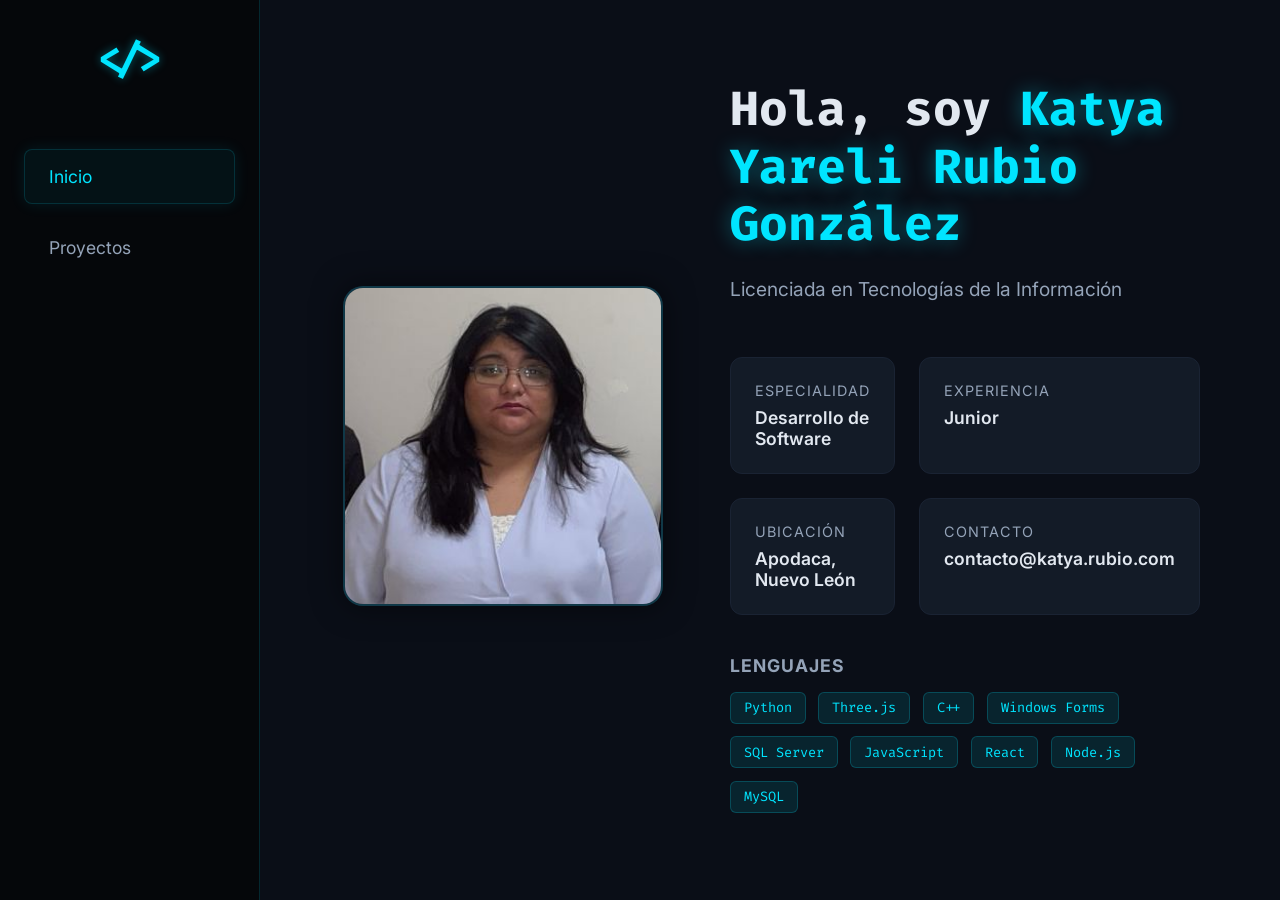
<file: index.html>
<!DOCTYPE html>
<html lang="es">

<head>
    <meta charset="UTF-8">
    <meta name="viewport" content="width=device-width, initial-scale=1.0">
    <title>Portafolio Personal</title>
    <link rel="stylesheet" href="styles.css">
    <link
        href="https://fonts.googleapis.com/css2?family=Fira+Code:wght@400;600&family=Inter:wght@300;400;600;700&display=swap"
        rel="stylesheet">
</head>

<body>
    <nav class="sidebar">
        <div class="logo">
            <span class="logo-text">&lt;/&gt;</span>
        </div>
        <ul class="nav-links">
            <li><a href="#about" class="active">Inicio</a></li>
            <li><a href="#projects">Proyectos</a></li>
        </ul>
    </nav>

    <main class="content">
        <section id="about" class="section active">
            <div class="about-container">
                <div class="photo-container">
                    <div class="profile-photo">
                        <img id="profileImage" src="fotos/Ilustración.png" alt="Perfil de Katya">
                    </div>
                </div>

                <div class="basic-info">
                    <h1>Hola, soy <span class="highlight">Katya Yareli Rubio González</span></h1>
                    <p class="subtitle">Licenciada en Tecnologías de la Información</p>

                    <div class="info-grid">
                        <div class="info-item">
                            <span class="label">Especialidad</span>
                            <span class="value">Desarrollo de Software</span>
                        </div>
                        <div class="info-item">
                            <span class="label">Experiencia</span>
                            <span class="value">Junior</span>
                        </div>
                        <div class="info-item">
                            <span class="label">Ubicación</span>
                            <span class="value">Apodaca, Nuevo León</span>
                        </div>
                        <div class="info-item">
                            <span class="label">Contacto</span>
                            <span class="value">contacto@katya.rubio.com</span>
                        </div>
                    </div>

                    <div class="skills-section">
                        <h2 class="skills-title">Lenguajes</h2>
                        <div class="tech-stack" id="autoSkills">
                            <!-- Los lenguajes se insertarán aquí dinámicamente -->
                        </div>
                    </div>
                </div>
            </div>
        </section>

        <section id="projects" class="section">
            <h2 class="section-title">Mis Proyectos</h2>
            <div class="projects-grid">
                <!-- Project 1 -->
                <article class="project-card">
                    <div class="project-content">
                        <h3>T-Note</h3>
                        <p>
                            Plataforma de aprendizaje con IA que convierte información en mapas interactivos 3D,
                            permitiendo explorar y conectar conocimiento de forma visual e inteligente.
                        </p>
                        <div class="project-gallery">
                            <img src="fotos/WhatsApp Image 2026-03-20 at 8.37.05 PM.jpeg" alt="Screenshot 1">
                        </div>
                        <div class="tech-stack">
                            <span class="tech-tag">Python</span>
                            <span class="tech-tag">Three.js</span>
                        </div>
                        <a href="proyecto-tnote.html" class="btn-details">Más detalles</a>
                    </div>
                </article>

                <!-- Project 2 -->
                <article class="project-card">
                    <div class="project-content">
                        <h3>Gestión de Citas Veterinarias</h3>
                        <p>
                            Aplicación de escritorio desarrollada en C++ con Windows Forms para la administración de
                            citas en una clínica veterinaria.
                            Permite registrar mascotas y propietarios, agendar consultas, llevar control de historiales
                            médicos y gestionar la disponibilidad de horarios.
                            Incluye validaciones para evitar conflictos de citas y mejorar la atención al cliente.
                        </p>

                        <div class="project-gallery">
                            <img src="fotos/CITAS.png" alt="Sistema de Citas Veterinarias">
                        </div>

                        <div class="tech-stack">
                            <span class="tech-tag">C++</span>
                            <span class="tech-tag">Windows Forms</span>
                            <span class="tech-tag">SQL Server</span>
                        </div>
                        <a href="proyecto-veterinaria.html" class="btn-details">Más detalles</a>
                    </div>
                </article>

                <!-- Project 3 -->
                <article class="project-card">
                    <div class="project-content">
                        <h3>ERP para Tortillería</h3>
                        <p>
                            Sistema integral diseñado para la gestión de una tortillería. Permite el control de
                            producción de masa y tortillas,
                            seguimiento de ventas en mostrador y rutas, gestión de proveedores y control de mermas e insumos.
                            Incluye reportes en tiempo real para la toma de decisiones.
                        </p>

                        <div class="project-gallery">
                            <img src="fotos/ERP.png" alt="ERP Tortillería">
                        </div>

                        <div class="tech-stack">
                            <span class="tech-tag">JavaScript</span>
                            <span class="tech-tag">React</span>
                            <span class="tech-tag">Node.js</span>
                            <span class="tech-tag">MySQL</span>
                        </div>
                        <a href="proyecto-tortilleria.html" class="btn-details">Más detalles</a>
                    </div>
                </article>
            </div>
        </section>
    </main>

    <script src="script.js"></script>
</body>

</html>
</file>
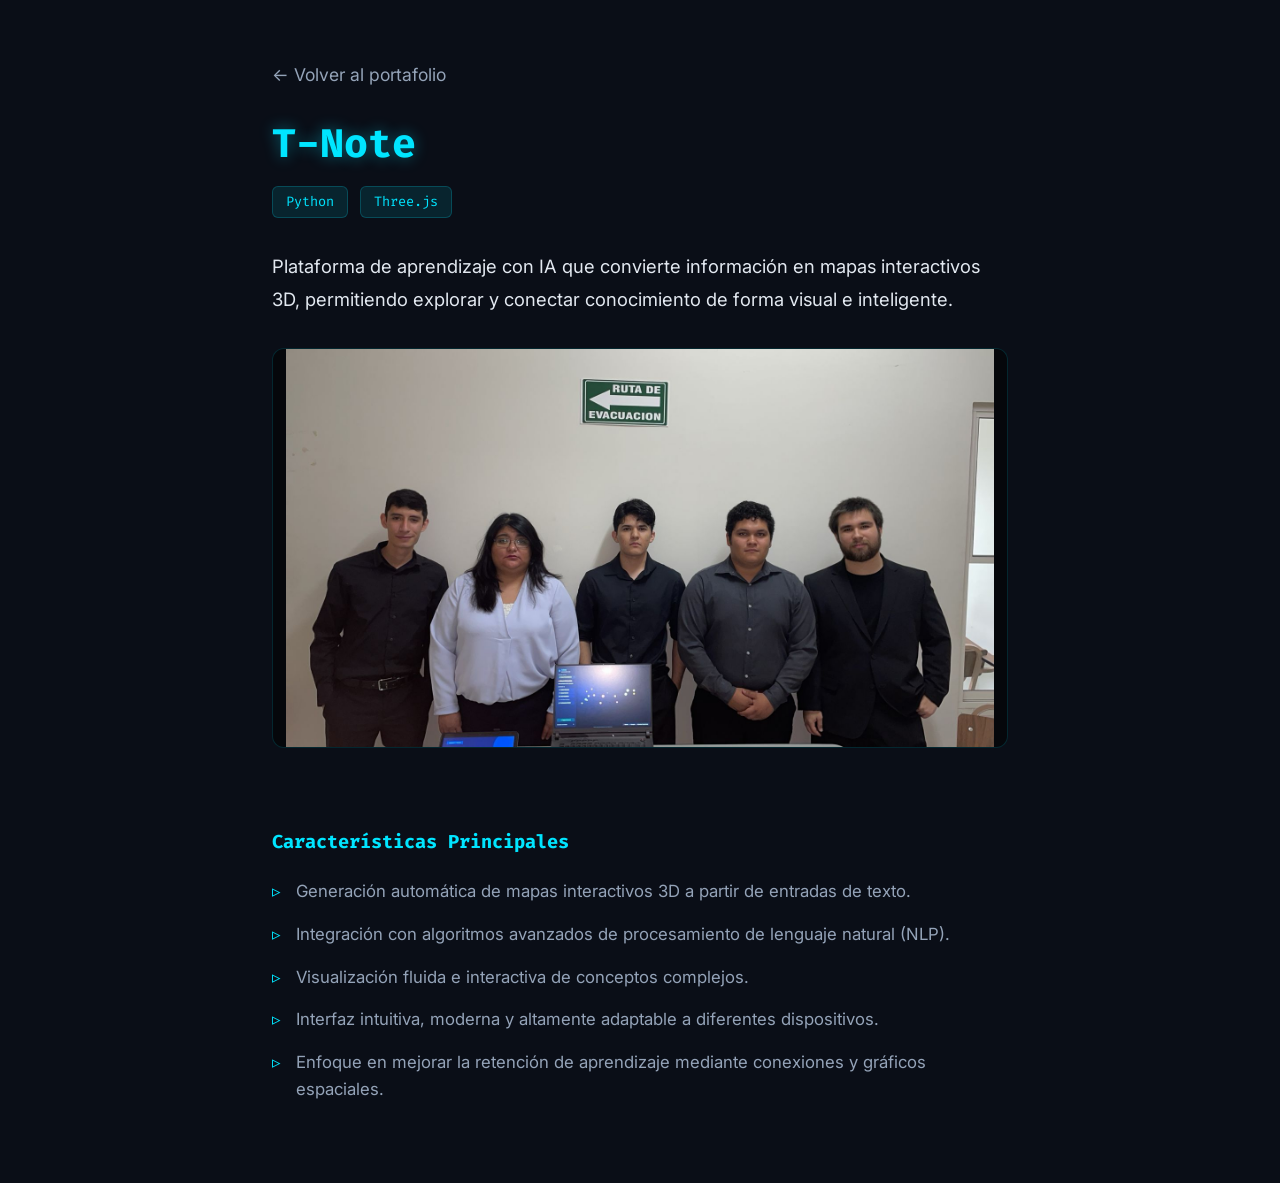
<file: proyecto-tnote.html>
<!DOCTYPE html>
<html lang="es">

<head>
    <meta charset="UTF-8">
    <meta name="viewport" content="width=device-width, initial-scale=1.0">
    <title>T-Note - Detalles del Proyecto</title>
    <link rel="stylesheet" href="styles.css">
    <link
        href="https://fonts.googleapis.com/css2?family=Fira+Code:wght@400;600&family=Inter:wght@300;400;600;700&display=swap"
        rel="stylesheet">
    <style>
        .project-page {
            max-width: 800px;
            margin: 0 auto;
            padding: 4rem 2rem;
            color: var(--text-main);
        }
        .back-btn {
            display: inline-flex;
            align-items: center;
            gap: 0.5rem;
            color: var(--text-muted);
            text-decoration: none;
            margin-bottom: 2rem;
            transition: color 0.3s ease;
            font-size: 1.1rem;
        }
        .back-btn:hover {
            color: var(--primary);
        }
        .project-page .project-gallery img {
            width: 100%;
            height: auto;
            max-height: 400px;
            object-fit: contain;
            border-radius: 12px;
            margin: 2rem 0;
            border: 1px solid var(--border-color);
            background: rgba(0,0,0,0.5);
        }
        .feature-list {
            margin-top: 2rem;
        }
        .feature-list h3 {
            color: var(--primary);
            margin-bottom: 1.5rem;
            font-family: 'Fira Code', monospace;
        }
        .feature-list ul {
            list-style: none;
        }
        .feature-list li {
            position: relative;
            padding-left: 1.5rem;
            margin-bottom: 1rem;
            color: var(--text-muted);
            line-height: 1.6;
            font-size: 1.05rem;
        }
        .feature-list li::before {
            content: '▹';
            position: absolute;
            left: 0;
            color: var(--primary);
        }
    </style>
</head>

<body>
    <div class="project-page">
        <a href="index.html#projects" class="back-btn">← Volver al portafolio</a>
        
        <h1 class="section-title" style="text-align: left; margin-bottom: 1rem;">T-Note</h1>
        
        <div class="tech-stack" style="margin-bottom: 2rem;">
            <span class="tech-tag">Python</span>
            <span class="tech-tag">Three.js</span>
        </div>

        <p style="font-size: 1.15rem; line-height: 1.8;">
            Plataforma de aprendizaje con IA que convierte información en mapas interactivos 3D,
            permitiendo explorar y conectar conocimiento de forma visual e inteligente.
        </p>

        <div class="project-gallery" style="display: block;">
            <img src="fotos/WhatsApp Image 2026-03-20 at 8.37.05 PM.jpeg" alt="T-Note">
        </div>

        <div class="feature-list">
            <h3>Características Principales</h3>
            <ul>
                <li>Generación automática de mapas interactivos 3D a partir de entradas de texto.</li>
                <li>Integración con algoritmos avanzados de procesamiento de lenguaje natural (NLP).</li>
                <li>Visualización fluida e interactiva de conceptos complejos.</li>
                <li>Interfaz intuitiva, moderna y altamente adaptable a diferentes dispositivos.</li>
                <li>Enfoque en mejorar la retención de aprendizaje mediante conexiones y gráficos espaciales.</li>
            </ul>
        </div>
    </div>
</body>

</html>
</file>
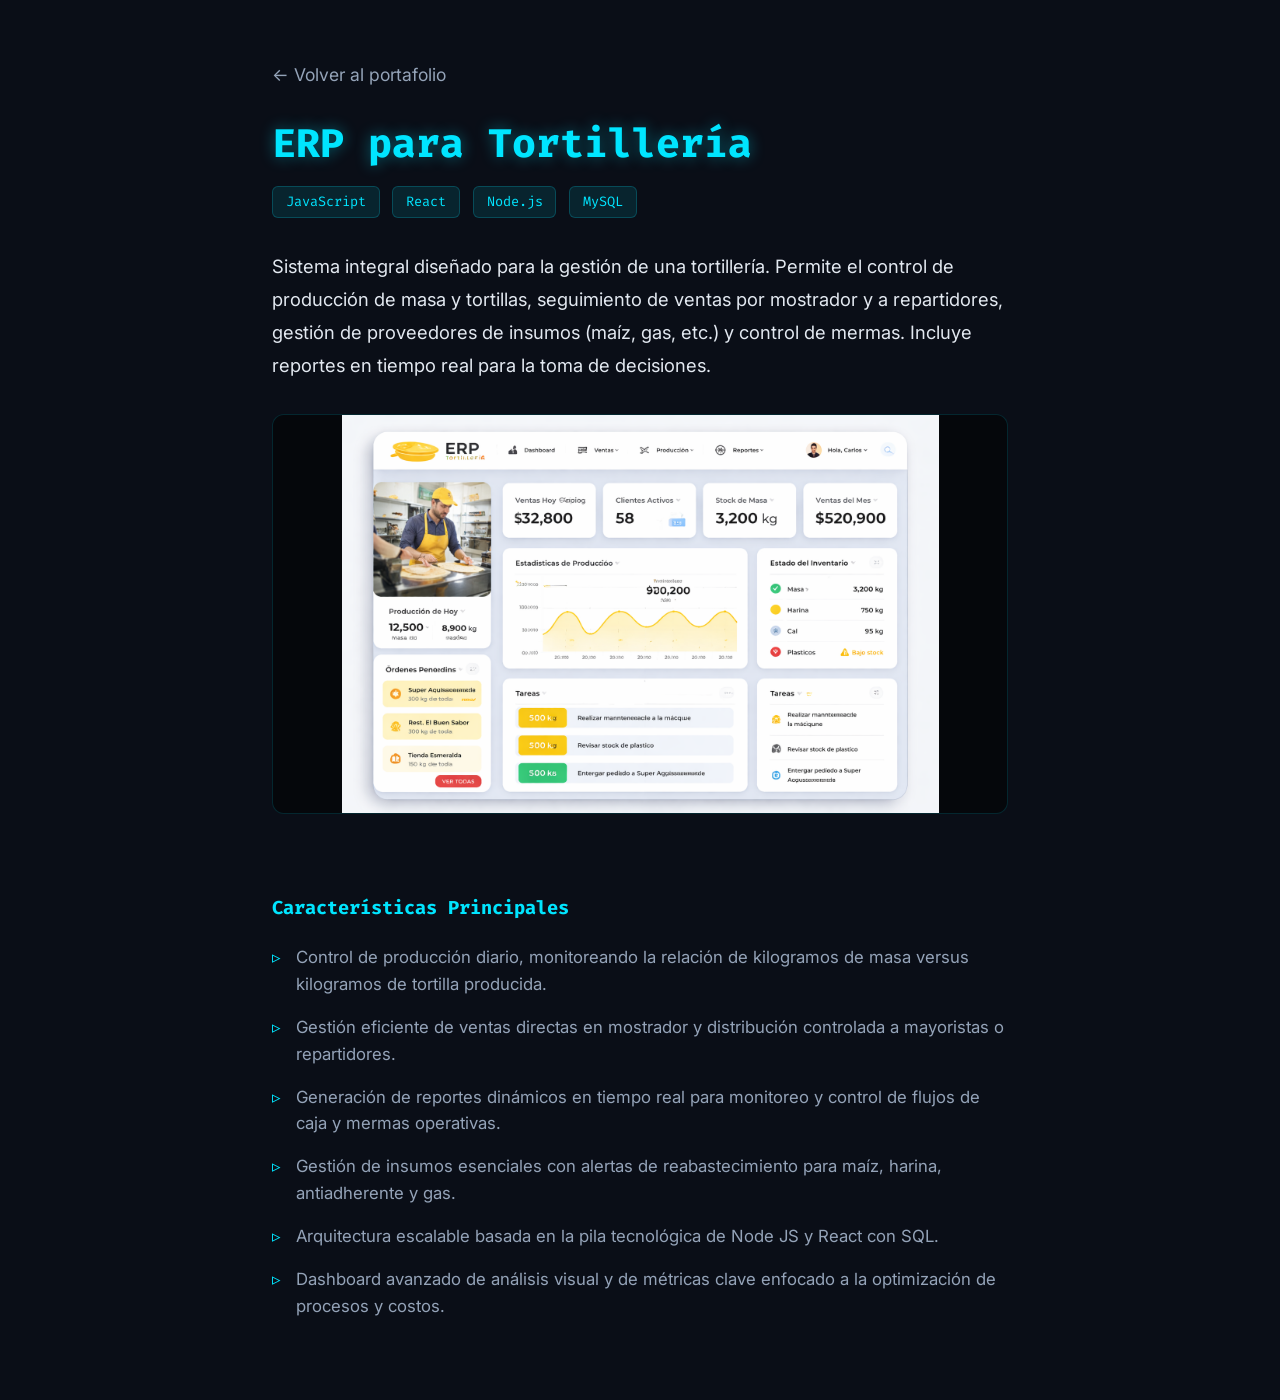
<file: proyecto-tortilleria.html>
<!DOCTYPE html>
<html lang="es">

<head>
    <meta charset="UTF-8">
    <meta name="viewport" content="width=device-width, initial-scale=1.0">
    <title>ERP para Tortillería - Detalles del Proyecto</title>
    <link rel="stylesheet" href="styles.css">
    <link
        href="https://fonts.googleapis.com/css2?family=Fira+Code:wght@400;600&family=Inter:wght@300;400;600;700&display=swap"
        rel="stylesheet">
    <style>
        .project-page {
            max-width: 800px;
            margin: 0 auto;
            padding: 4rem 2rem;
            color: var(--text-main);
        }
        .back-btn {
            display: inline-flex;
            align-items: center;
            gap: 0.5rem;
            color: var(--text-muted);
            text-decoration: none;
            margin-bottom: 2rem;
            transition: color 0.3s ease;
            font-size: 1.1rem;
        }
        .back-btn:hover {
            color: var(--primary);
        }
        .project-page .project-gallery img {
            width: 100%;
            height: auto;
            max-height: 400px;
            object-fit: contain;
            border-radius: 12px;
            margin: 2rem 0;
            border: 1px solid var(--border-color);
            background: rgba(0,0,0,0.5);
        }
        .feature-list {
            margin-top: 2rem;
        }
        .feature-list h3 {
            color: var(--primary);
            margin-bottom: 1.5rem;
            font-family: 'Fira Code', monospace;
        }
        .feature-list ul {
            list-style: none;
        }
        .feature-list li {
            position: relative;
            padding-left: 1.5rem;
            margin-bottom: 1rem;
            color: var(--text-muted);
            line-height: 1.6;
            font-size: 1.05rem;
        }
        .feature-list li::before {
            content: '▹';
            position: absolute;
            left: 0;
            color: var(--primary);
        }
    </style>
</head>

<body>
    <div class="project-page">
        <a href="index.html#projects" class="back-btn">← Volver al portafolio</a>
        
        <h1 class="section-title" style="text-align: left; margin-bottom: 1rem;">ERP para Tortillería</h1>
        
        <div class="tech-stack" style="margin-bottom: 2rem;">
            <span class="tech-tag">JavaScript</span>
            <span class="tech-tag">React</span>
            <span class="tech-tag">Node.js</span>
            <span class="tech-tag">MySQL</span>
        </div>

        <p style="font-size: 1.15rem; line-height: 1.8;">
            Sistema integral diseñado para la gestión de una tortillería. Permite el control de producción de masa y tortillas,
            seguimiento de ventas por mostrador y a repartidores, gestión de proveedores de insumos (maíz, gas, etc.) y control de mermas.
            Incluye reportes en tiempo real para la toma de decisiones.
        </p>

        <div class="project-gallery" style="display: block;">
            <img src="fotos/ERP.png" alt="ERP Tortillería">
        </div>

        <div class="feature-list">
            <h3>Características Principales</h3>
            <ul>
                <li>Control de producción diario, monitoreando la relación de kilogramos de masa versus kilogramos de tortilla producida.</li>
                <li>Gestión eficiente de ventas directas en mostrador y distribución controlada a mayoristas o repartidores.</li>
                <li>Generación de reportes dinámicos en tiempo real para monitoreo y control de flujos de caja y mermas operativas.</li>
                <li>Gestión de insumos esenciales con alertas de reabastecimiento para maíz, harina, antiadherente y gas.</li>
                <li>Arquitectura escalable basada en la pila tecnológica de Node JS y React con SQL.</li>
                <li>Dashboard avanzado de análisis visual y de métricas clave enfocado a la optimización de procesos y costos.</li>
            </ul>
        </div>
    </div>
</body>

</html>
</file>
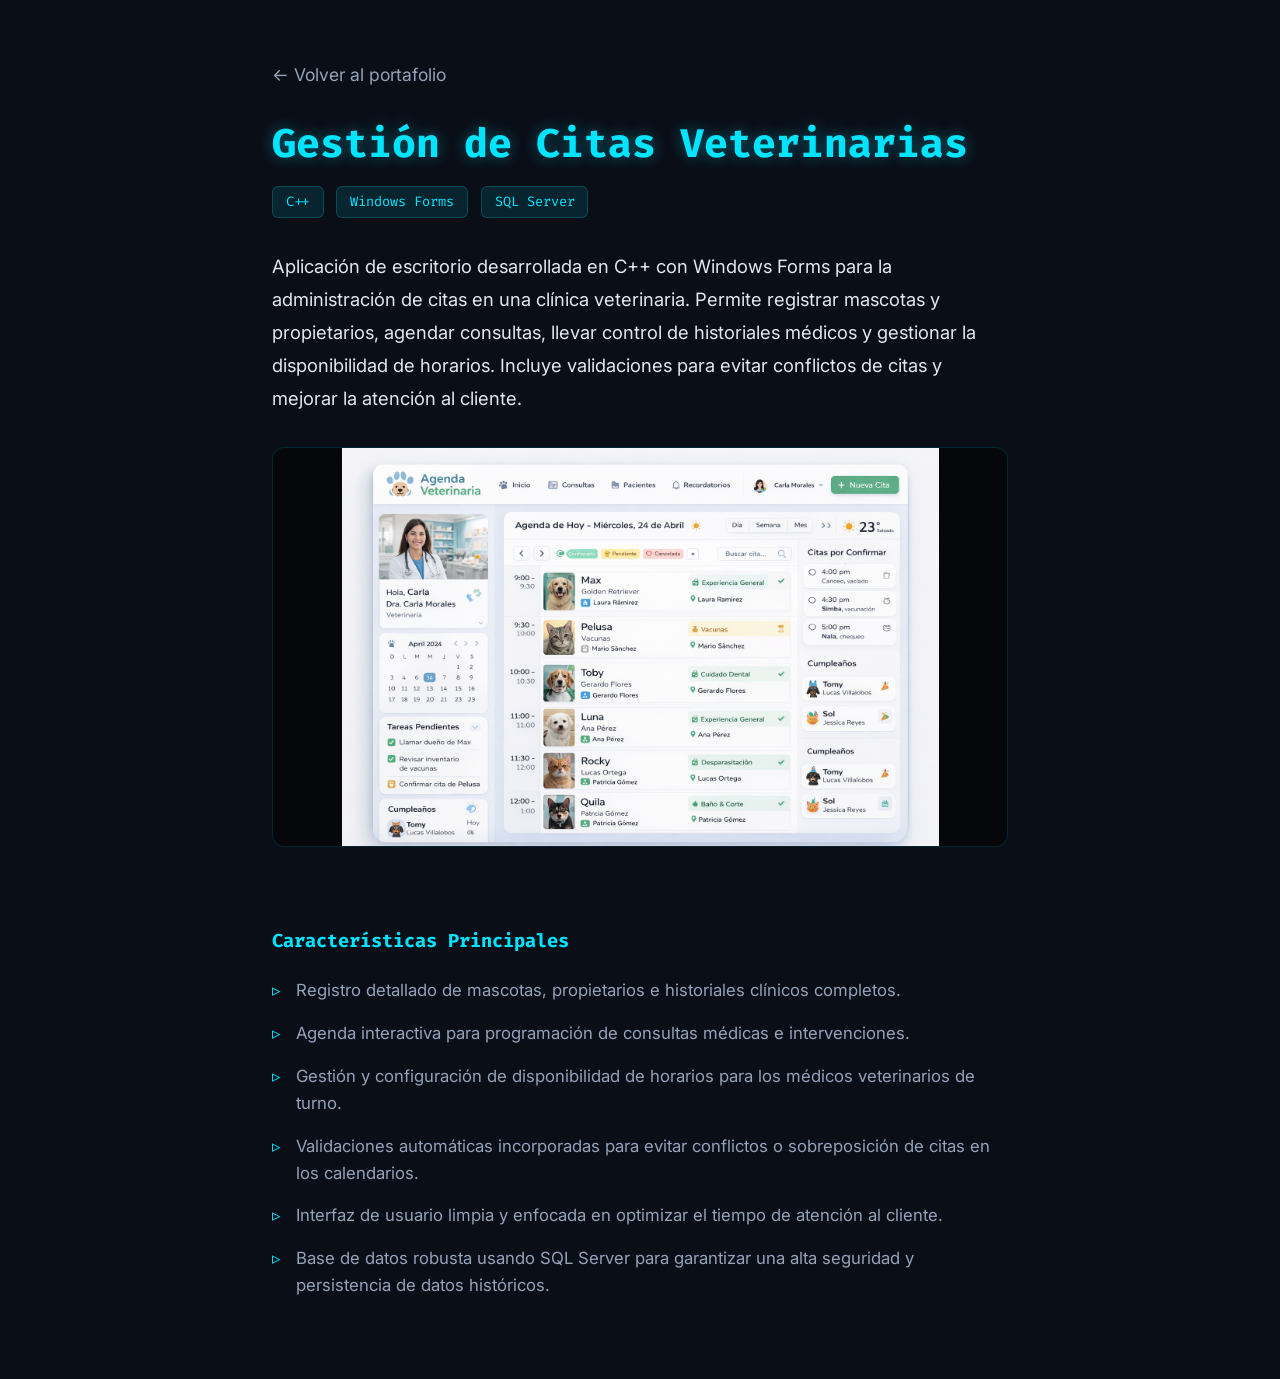
<file: proyecto-veterinaria.html>
<!DOCTYPE html>
<html lang="es">

<head>
    <meta charset="UTF-8">
    <meta name="viewport" content="width=device-width, initial-scale=1.0">
    <title>Gestión de Citas Veterinarias - Detalles del Proyecto</title>
    <link rel="stylesheet" href="styles.css">
    <link
        href="https://fonts.googleapis.com/css2?family=Fira+Code:wght@400;600&family=Inter:wght@300;400;600;700&display=swap"
        rel="stylesheet">
    <style>
        .project-page {
            max-width: 800px;
            margin: 0 auto;
            padding: 4rem 2rem;
            color: var(--text-main);
        }
        .back-btn {
            display: inline-flex;
            align-items: center;
            gap: 0.5rem;
            color: var(--text-muted);
            text-decoration: none;
            margin-bottom: 2rem;
            transition: color 0.3s ease;
            font-size: 1.1rem;
        }
        .back-btn:hover {
            color: var(--primary);
        }
        .project-page .project-gallery img {
            width: 100%;
            height: auto;
            max-height: 400px;
            object-fit: contain;
            border-radius: 12px;
            margin: 2rem 0;
            border: 1px solid var(--border-color);
            background: rgba(0,0,0,0.5);
        }
        .feature-list {
            margin-top: 2rem;
        }
        .feature-list h3 {
            color: var(--primary);
            margin-bottom: 1.5rem;
            font-family: 'Fira Code', monospace;
        }
        .feature-list ul {
            list-style: none;
        }
        .feature-list li {
            position: relative;
            padding-left: 1.5rem;
            margin-bottom: 1rem;
            color: var(--text-muted);
            line-height: 1.6;
            font-size: 1.05rem;
        }
        .feature-list li::before {
            content: '▹';
            position: absolute;
            left: 0;
            color: var(--primary);
        }
    </style>
</head>

<body>
    <div class="project-page">
        <a href="index.html#projects" class="back-btn">← Volver al portafolio</a>
        
        <h1 class="section-title" style="text-align: left; margin-bottom: 1rem;">Gestión de Citas Veterinarias</h1>
        
        <div class="tech-stack" style="margin-bottom: 2rem;">
            <span class="tech-tag">C++</span>
            <span class="tech-tag">Windows Forms</span>
            <span class="tech-tag">SQL Server</span>
        </div>

        <p style="font-size: 1.15rem; line-height: 1.8;">
            Aplicación de escritorio desarrollada en C++ con Windows Forms para la administración de citas en una clínica veterinaria.
            Permite registrar mascotas y propietarios, agendar consultas, llevar control de historiales médicos y gestionar la disponibilidad de horarios.
            Incluye validaciones para evitar conflictos de citas y mejorar la atención al cliente.
        </p>

        <div class="project-gallery" style="display: block;">
            <img src="fotos/CITAS.png" alt="Sistema de Citas Veterinarias">
        </div>

        <div class="feature-list">
            <h3>Características Principales</h3>
            <ul>
                <li>Registro detallado de mascotas, propietarios e historiales clínicos completos.</li>
                <li>Agenda interactiva para programación de consultas médicas e intervenciones.</li>
                <li>Gestión y configuración de disponibilidad de horarios para los médicos veterinarios de turno.</li>
                <li>Validaciones automáticas incorporadas para evitar conflictos o sobreposición de citas en los calendarios.</li>
                <li>Interfaz de usuario limpia y enfocada en optimizar el tiempo de atención al cliente.</li>
                <li>Base de datos robusta usando SQL Server para garantizar una alta seguridad y persistencia de datos históricos.</li>
            </ul>
        </div>
    </div>
</body>

</html>
</file>
<file: styles.css>
:root {
    --bg-dark: #0a0e17;
    --bg-darker: #05070a;
    --primary: #00e5ff;
    --primary-glow: rgba(0, 229, 255, 0.4);
    --secondary: #1a2333;
    --text-main: #e2e8f0;
    --text-muted: #94a3b8;
    --card-bg: rgba(26, 35, 51, 0.6);
    --border-color: rgba(0, 229, 255, 0.15);
}

* {
    margin: 0;
    padding: 0;
    box-sizing: border-box;
}

body {
    font-family: 'Inter', sans-serif;
    background-color: var(--bg-dark);
    color: var(--text-main);
    display: flex;
    min-height: 100vh;
    overflow-x: hidden;
}

h1, h2, h3, .logo-text, .tech-tag {
    font-family: 'Fira Code', monospace;
}

/* Sidebar */
.sidebar {
    width: 260px;
    background-color: var(--bg-darker);
    border-right: 1px solid var(--border-color);
    padding: 2rem 0;
    position: fixed;
    height: 100vh;
    display: flex;
    flex-direction: column;
    z-index: 10;
}

.logo {
    text-align: center;
    margin-bottom: 4rem;
}

.logo-text {
    font-size: 2.5rem;
    color: var(--primary);
    text-shadow: 0 0 10px var(--primary-glow);
    font-weight: 700;
}

.nav-links {
    list-style: none;
    display: flex;
    flex-direction: column;
    gap: 1rem;
    padding: 0 1.5rem;
}

.nav-links a {
    text-decoration: none;
    color: var(--text-muted);
    font-size: 1.1rem;
    padding: 1rem 1.5rem;
    border-radius: 8px;
    display: block;
    transition: all 0.3s ease;
    border: 1px solid transparent;
}

.nav-links a:hover, .nav-links a.active {
    color: var(--primary);
    background-color: rgba(0, 229, 255, 0.05);
    border-color: var(--border-color);
    box-shadow: 0 0 15px rgba(0, 229, 255, 0.1);
}

/* Main Content */
.content {
    margin-left: 260px;
    flex: 1;
}

.section {
    min-height: 100vh;
    padding: 5rem;
    display: none;
    animation: fadeIn 0.5s ease;
}

.section.active {
    display: block;
}

@keyframes fadeIn {
    from { opacity: 0; transform: translateY(20px); }
    to { opacity: 1; transform: translateY(0); }
}

/* About Section */
.about-container {
    display: grid;
    grid-template-columns: 1fr 1fr;
    gap: 4rem;
    align-items: center;
    max-width: 1200px;
    margin: 0 auto;
    height: 100%;
}

.photo-container {
    display: flex;
    justify-content: center;
    align-items: center;
}

.profile-photo {
    width: 320px;
    height: 320px;
    border-radius: 20px;
    background: var(--card-bg);
    border: 2px solid var(--border-color);
    display: flex;
    justify-content: center;
    align-items: center;
    overflow: hidden;
    position: relative;
    transition: all 0.3s ease;
    box-shadow: 0 0 30px rgba(0, 0, 0, 0.5);
}

.profile-photo:hover {
    border-color: var(--primary);
    box-shadow: 0 0 30px var(--primary-glow);
}

#profileImage {
    width: 100%;
    height: 100%;
    object-fit: cover;
}

.basic-info {
    display: flex;
    flex-direction: column;
    gap: 1.5rem;
}

.basic-info h1 {
    font-size: 3rem;
    line-height: 1.2;
}

.highlight {
    color: var(--primary);
    text-shadow: 0 0 20px var(--primary-glow);
}

.subtitle {
    font-size: 1.2rem;
    color: var(--text-muted);
    margin-bottom: 2rem;
}

.info-grid {
    display: grid;
    grid-template-columns: 1fr 1fr;
    gap: 1.5rem;
}

.info-item {
    background: var(--card-bg);
    padding: 1.5rem;
    border-radius: 12px;
    border: 1px solid var(--secondary);
    transition: transform 0.3s ease, border-color 0.3s ease;
}

.info-item:hover {
    transform: translateY(-5px);
    border-color: var(--border-color);
}

.info-item .label {
    display: block;
    color: var(--text-muted);
    font-size: 0.9rem;
    margin-bottom: 0.5rem;
    text-transform: uppercase;
    letter-spacing: 1px;
}

.info-item .value {
    color: var(--text-main);
    font-weight: 600;
    font-size: 1.1rem;
}

.skills-section {
    margin-top: 1rem;
}

.skills-title {
    font-size: 1.1rem;
    color: var(--text-muted);
    margin-bottom: 1rem;
    text-transform: uppercase;
    letter-spacing: 1px;
    font-family: 'Inter', sans-serif;
}

/* Projects Section */
.section-title {
    font-size: 2.5rem;
    color: var(--primary);
    margin-bottom: 3rem;
    text-align: center;
    text-shadow: 0 0 15px var(--primary-glow);
}

.projects-grid {
    display: flex;
    flex-wrap: wrap;
    gap: 2rem;
    width: 100%;
    margin: 0 auto;
    align-items: flex-start;
}

.project-card {
    flex: 1 1 320px;
    max-width: 100%;
    background: var(--card-bg);
    border-radius: 16px;
    padding: 2rem;
    border: 1px solid var(--secondary);
    transition: all 0.4s cubic-bezier(0.175, 0.885, 0.32, 1.275);
    position: relative;
    overflow: hidden;
}

.project-card::before {
    content: '';
    position: absolute;
    top: 0;
    left: 0;
    width: 100%;
    height: 4px;
    background: var(--primary);
    transform: scaleX(0);
    transform-origin: left;
    transition: transform 0.4s ease;
}

.project-card:hover {
    transform: translateY(-10px);
    border-color: var(--border-color);
    box-shadow: 0 10px 30px rgba(0, 0, 0, 0.5), 0 0 20px var(--primary-glow);
}

.project-card:hover::before {
    transform: scaleX(1);
}

.btn-details {
    display: inline-block;
    margin-top: 1.5rem;
    padding: 0.6rem 1.2rem;
    background-color: transparent;
    color: var(--primary);
    border: 1px solid var(--primary);
    border-radius: 6px;
    text-decoration: none;
    font-size: 0.9rem;
    transition: all 0.3s ease;
    font-family: 'Fira Code', monospace;
    text-align: center;
}

.btn-details:hover {
    background-color: rgba(0, 229, 255, 0.1);
    box-shadow: 0 0 10px rgba(0, 229, 255, 0.2);
    transform: translateY(-2px);
}

.project-content h3 {
    font-size: 1.5rem;
    margin-bottom: 1rem;
    color: var(--text-main);
}

.project-content p {
    color: var(--text-muted);
    line-height: 1.6;
    margin-bottom: 1.5rem;
}

.project-gallery {
    display: flex;
    gap: 1rem;
    overflow-x: auto;
    padding-bottom: 0.8rem;
    margin-bottom: 1.5rem;
}

/* Scrollbar personalizado para la galería */
.project-gallery::-webkit-scrollbar {
    height: 6px;
}

.project-gallery::-webkit-scrollbar-track {
    background: rgba(0, 0, 0, 0.2);
    border-radius: 4px;
}

.project-gallery::-webkit-scrollbar-thumb {
    background: var(--primary);
    border-radius: 4px;
}

.project-gallery img {
    height: 140px;
    width: auto;
    object-fit: contain;
    border-radius: 6px;
    border: 1px solid var(--border-color);
    flex-shrink: 0;
    transition: transform 0.3s ease;
}

.project-gallery img:hover {
    transform: scale(1.02);
}

.tech-stack {
    display: flex;
    flex-wrap: wrap;
    gap: 0.8rem;
}

.tech-tag {
    background: rgba(0, 229, 255, 0.1);
    color: var(--primary);
    padding: 0.4rem 0.8rem;
    border-radius: 6px;
    font-size: 0.85rem;
    border: 1px solid rgba(0, 229, 255, 0.2);
}

/* Responsive constraints */
@media (max-width: 900px) {
    body {
        flex-direction: column;
    }

    .about-container {
        grid-template-columns: 1fr;
        gap: 3rem;
    }
    
    .sidebar {
        width: 100%;
        height: auto;
        position: sticky;
        top: 0;
        z-index: 100;
        flex-direction: row;
        justify-content: space-between;
        align-items: center;
        padding: 1rem 2rem;
        border-right: none;
        border-bottom: 1px solid var(--border-color);
        background-color: rgba(5, 7, 10, 0.95);
        backdrop-filter: blur(10px);
        -webkit-backdrop-filter: blur(10px);
    }
    
    .logo {
        margin-bottom: 0;
    }
    
    .nav-links {
        flex-direction: row;
        gap: 0.5rem;
    }
    
    .content {
        margin-left: 0;
    }
    
    .section {
        padding: 3rem 1.5rem;
        min-height: calc(100vh - 80px);
    }
}

@media (max-width: 600px) {
    .sidebar {
        flex-direction: column;
        padding: 1rem;
        gap: 1rem;
    }

    .logo-text {
        font-size: 2rem;
    }

    .nav-links {
        width: 100%;
        justify-content: center;
        flex-wrap: wrap;
    }

    .nav-links a {
        padding: 0.6rem 1.2rem;
        font-size: 1rem;
    }

    .profile-photo {
        width: 220px;
        height: 220px;
    }

    .basic-info h1 {
        font-size: 2rem;
    }

    .subtitle {
        font-size: 1rem;
    }

    .info-grid {
        grid-template-columns: 1fr;
        gap: 1rem;
    }

    .section-title {
        font-size: 1.8rem;
        margin-bottom: 2rem;
    }

    .project-card {
        padding: 1.5rem;
    }

    .project-gallery img {
        height: 120px;
    }

    .tech-tag {
        font-size: 0.8rem;
    }
}
</file>
